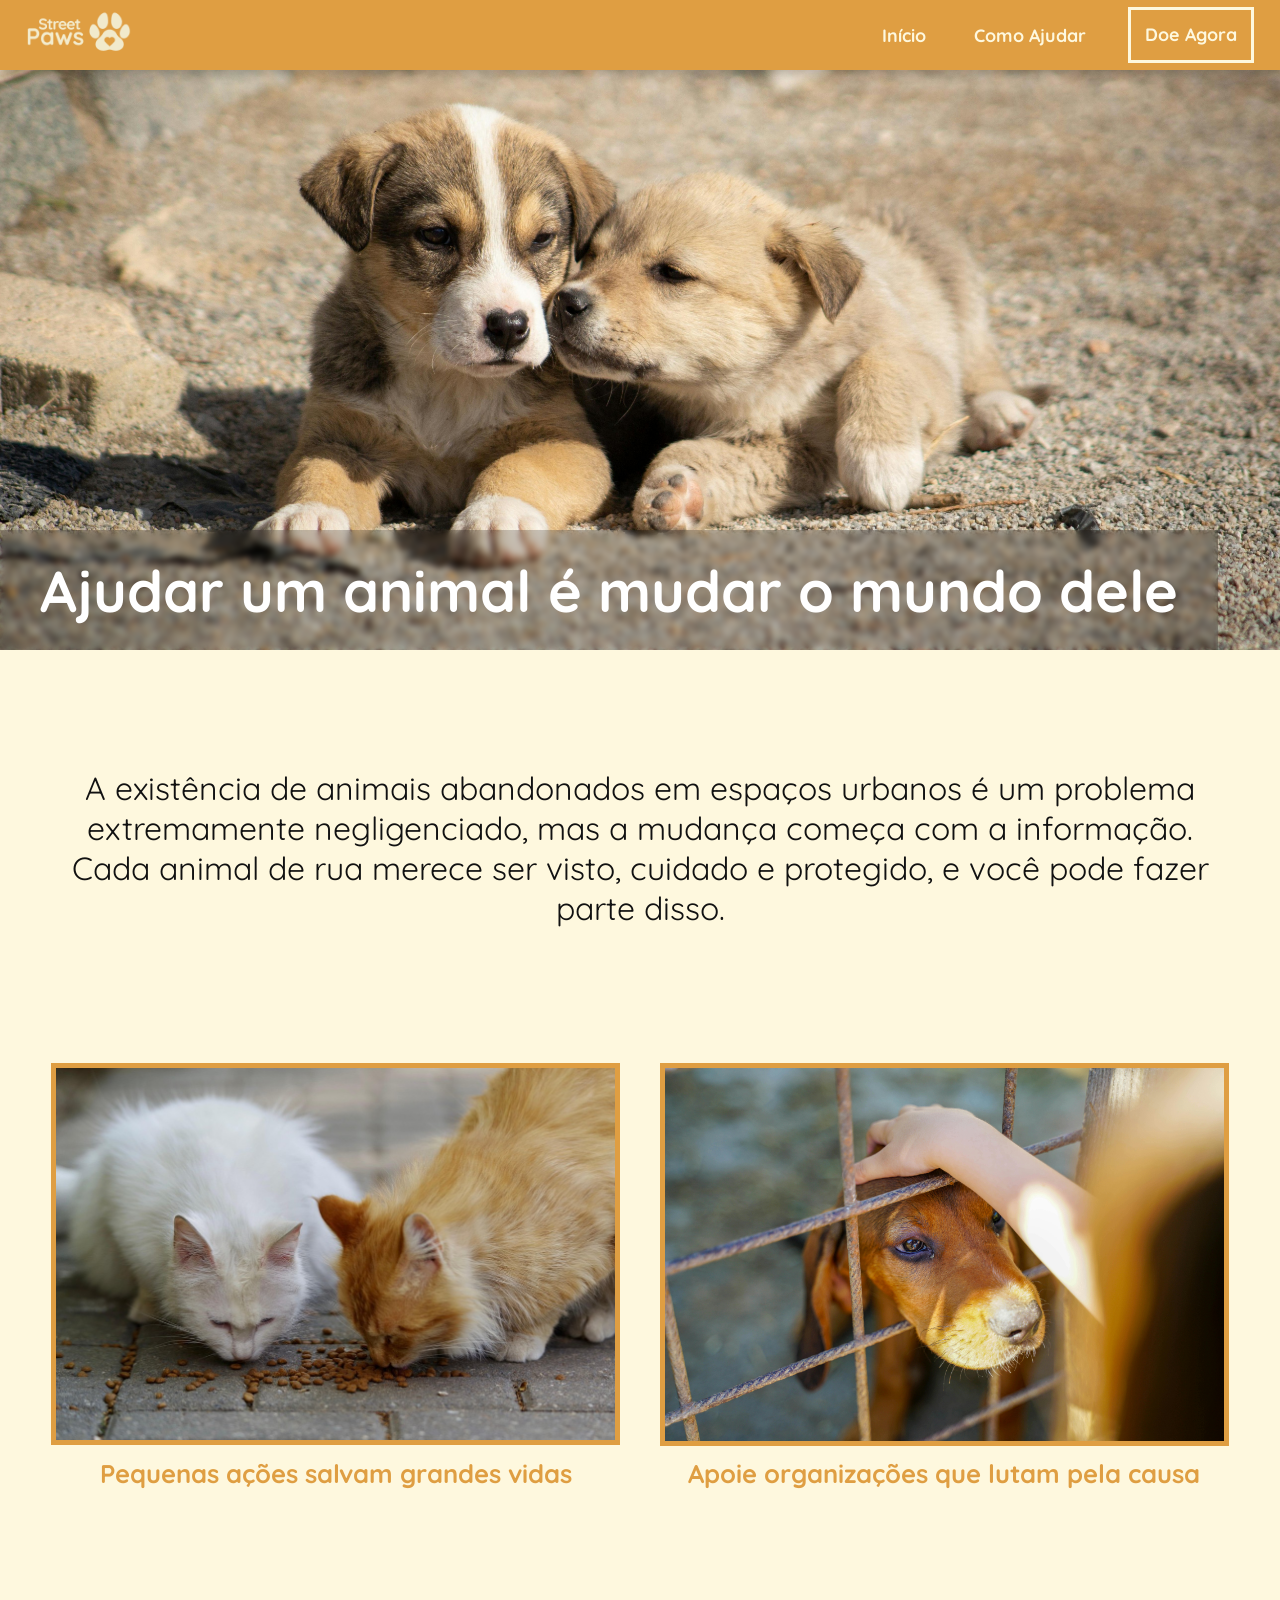
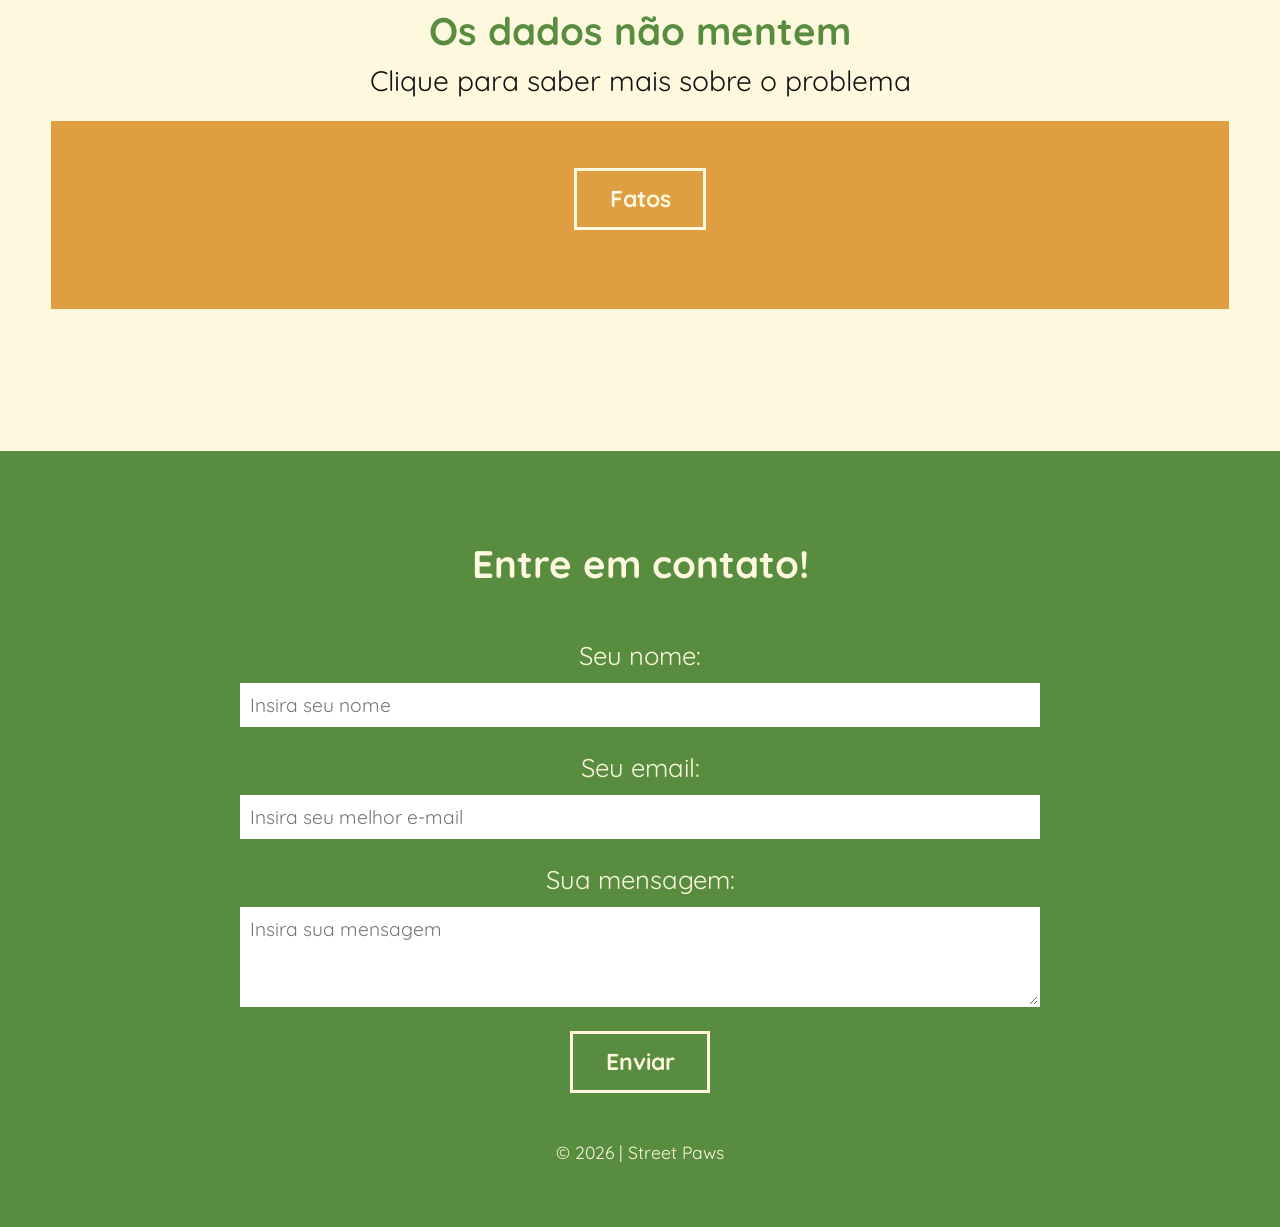
<file: index.html>
<!doctype html>
<html lang="pt-BR">
  <head>
    <meta charset="utf-8" />
    <meta name="viewport" content="width=device-width, initial-scale=1" />
    <title>Street Paws | Apoio aos animais de rua</title>
    <meta
      name="description"
      content="Conheça a causa dos animais em situação de rua, veja formas de ajudar e apoie organizações que trabalham pela proteção animal."
    />
    <meta
      property="og:title"
      content="Street Paws | Apoio aos animais de rua"
    />
    <meta
      property="og:description"
      content="Informação, cuidado e apoio para transformar a vida de animais abandonados."
    />
    <meta property="og:type" content="website" />
    <meta property="og:image" content="assets/images/hero-image.jpg" />
    <link rel="preconnect" href="https://fonts.googleapis.com" />
    <link rel="preconnect" href="https://fonts.gstatic.com" crossorigin />
    <link
      href="https://fonts.googleapis.com/css2?family=Anta&family=Quicksand:wght@300..700&display=swap"
      rel="stylesheet"
    />
    <link href="css/main.css" rel="stylesheet" />
    <script src="script.js" defer></script>
  </head>

  <body>
    <header class="header">
      <nav class="navbar" aria-label="Navegação principal">
        <a class="navbar__logo" href="#home" aria-label="Street Paws - início">
          <img
            class="site-logo"
            src="assets/images/logo2.png"
            alt="Street Paws"
            width="1920"
            height="1280"
            decoding="async"
          />
        </a>
        <button
          class="navbar__button"
          id="navbar__button"
          aria-label="Menu de Navegação"
          aria-expanded="false"
        >
          <span class="navbar__button-bar"></span>
          <span class="navbar__button-bar"></span>
          <span class="navbar__button-bar"></span>
        </button>
        <ul class="navbar__list" id="navbar__list">
          <li>
            <a class="navbar__link" href="#home" aria-current="page">Início</a>
          </li>
          <li>
            <a class="navbar__link" href="pages/help.html">Como Ajudar</a>
          </li>
          <li>
            <a class="button button--nav" href="pages/donations.html"
              >Doe Agora</a
            >
          </li>
        </ul>
      </nav>

      <section id="home" class="hero hero--home" aria-labelledby="home-title">
        <img
          class="hero__image hero__image--full"
          src="assets/images/hero-image.jpg"
          alt="Dois cachorros filhotes deitados em uma rua empoeirada"
          width="4997"
          height="2277"
          loading="eager"
          fetchpriority="high"
          decoding="async"
        />
        <div class="hero__content hero__content--overlay">
          <h1 id="home-title">Ajudar um animal é mudar o mundo dele</h1>
        </div>
      </section>
    </header>

    <main class="page-main">
      <section class="intro-section" aria-labelledby="intro-title">
        <h2 id="intro-title" class="visually-hidden">Sobre a causa</h2>
        <p class="intro-section__text">
          A existência de animais abandonados em espaços urbanos é um problema
          extremamente negligenciado, mas a mudança começa com a informação.
          Cada animal de rua merece ser visto, cuidado e protegido, e você pode
          fazer parte disso.
        </p>
      </section>

      <section
        class="grid grid--cards"
        aria-label="Principais formas de ajudar"
      >
        <article class="card">
          <a class="card__link" href="pages/help.html">
            <img
              class="card__image"
              src="assets/images/cats.jpg"
              alt="Dois gatinhos comendo ração do chão"
              width="1127"
              height="751"
              loading="lazy"
              decoding="async"
            />
            <h2 class="card__title">Pequenas ações salvam grandes vidas</h2>
          </a>
        </article>

        <article class="card">
          <a class="card__link" href="pages/donations.html">
            <img
              class="card__image"
              src="assets/images/dog.jpg"
              alt="Cachorro em um abrigo sendo acariciado"
              width="7952"
              height="5304"
              loading="lazy"
              decoding="async"
            />
            <h2 class="card__title">Apoie organizações que lutam pela causa</h2>
          </a>
        </article>
      </section>

      <section class="facts-section" aria-labelledby="facts-title">
        <h2 id="facts-title" class="section-heading">Os dados não mentem</h2>
        <p class="section-subtitle">Clique para saber mais sobre o problema</p>
        <div class="fact-panel">
          <button id="fact-button" class="button button--fact" type="button">
            Fatos
          </button>
          <p id="fact" class="fact-panel__text" aria-live="polite"></p>
        </div>
      </section>
    </main>

    <footer class="footer" aria-labelledby="contact-title">
      <h2 id="contact-title" class="footer__title">Entre em contato!</h2>
      <form class="contact-form">
        <fieldset>
          <legend class="visually-hidden">Formulário de contato</legend>

          <div class="form-field">
            <label class="form-field__label" for="contact-name"
              >Seu nome:</label
            >
            <input
              id="contact-name"
              class="form-field__control"
              type="text"
              name="name"
              placeholder="Insira seu nome"
              autocomplete="name"
              required
            />
          </div>

          <div class="form-field">
            <label class="form-field__label" for="contact-email"
              >Seu email:</label
            >
            <input
              id="contact-email"
              class="form-field__control"
              type="email"
              name="email"
              placeholder="Insira seu melhor e-mail"
              autocomplete="email"
              required
            />
          </div>

          <div class="form-field">
            <label class="form-field__label" for="contact-message">
              Sua mensagem:
            </label>
            <textarea
              id="contact-message"
              class="form-field__control form-field__control--textarea"
              name="message"
              placeholder="Insira sua mensagem"
              required
            ></textarea>
          </div>

          <button class="button button--send" type="button">Enviar</button>
        </fieldset>
      </form>
      <p class="footer__copy">&copy; 2026 | Street Paws</p>
    </footer>
  </body>
</html>
</file>
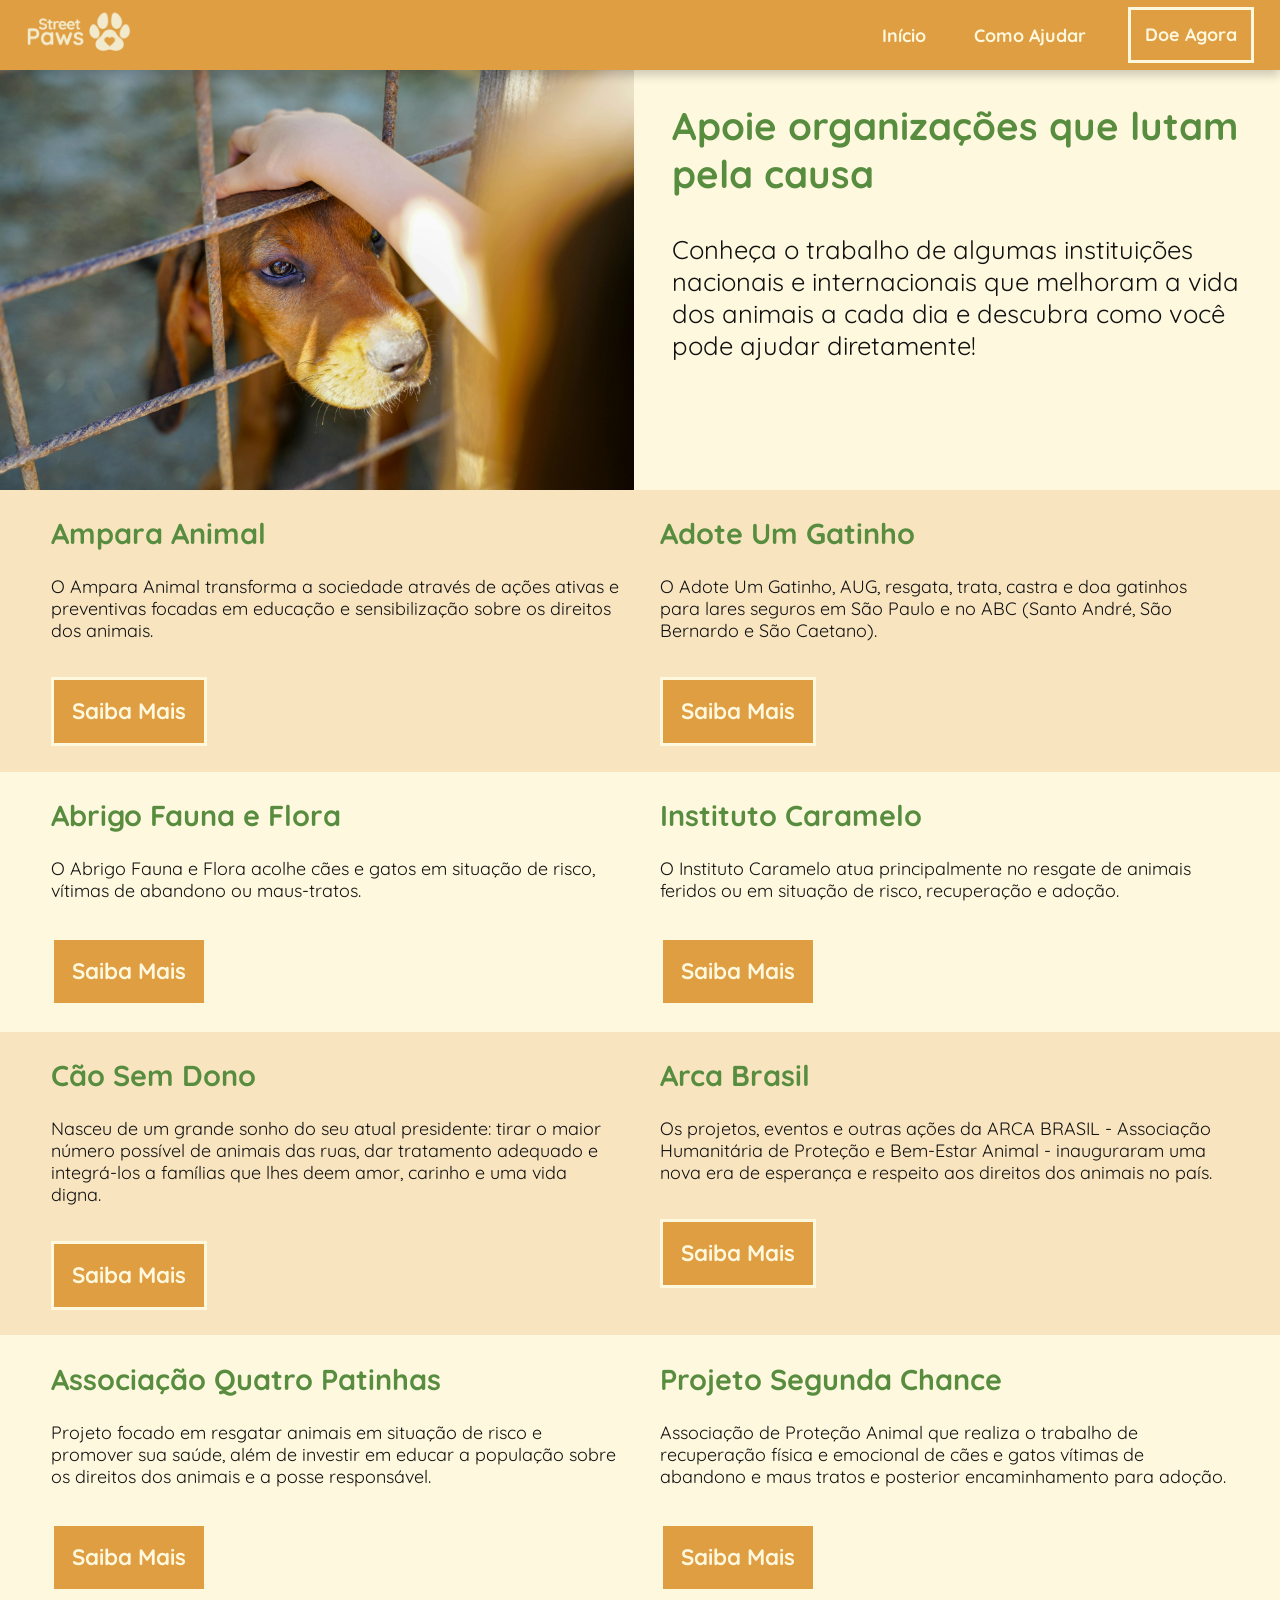
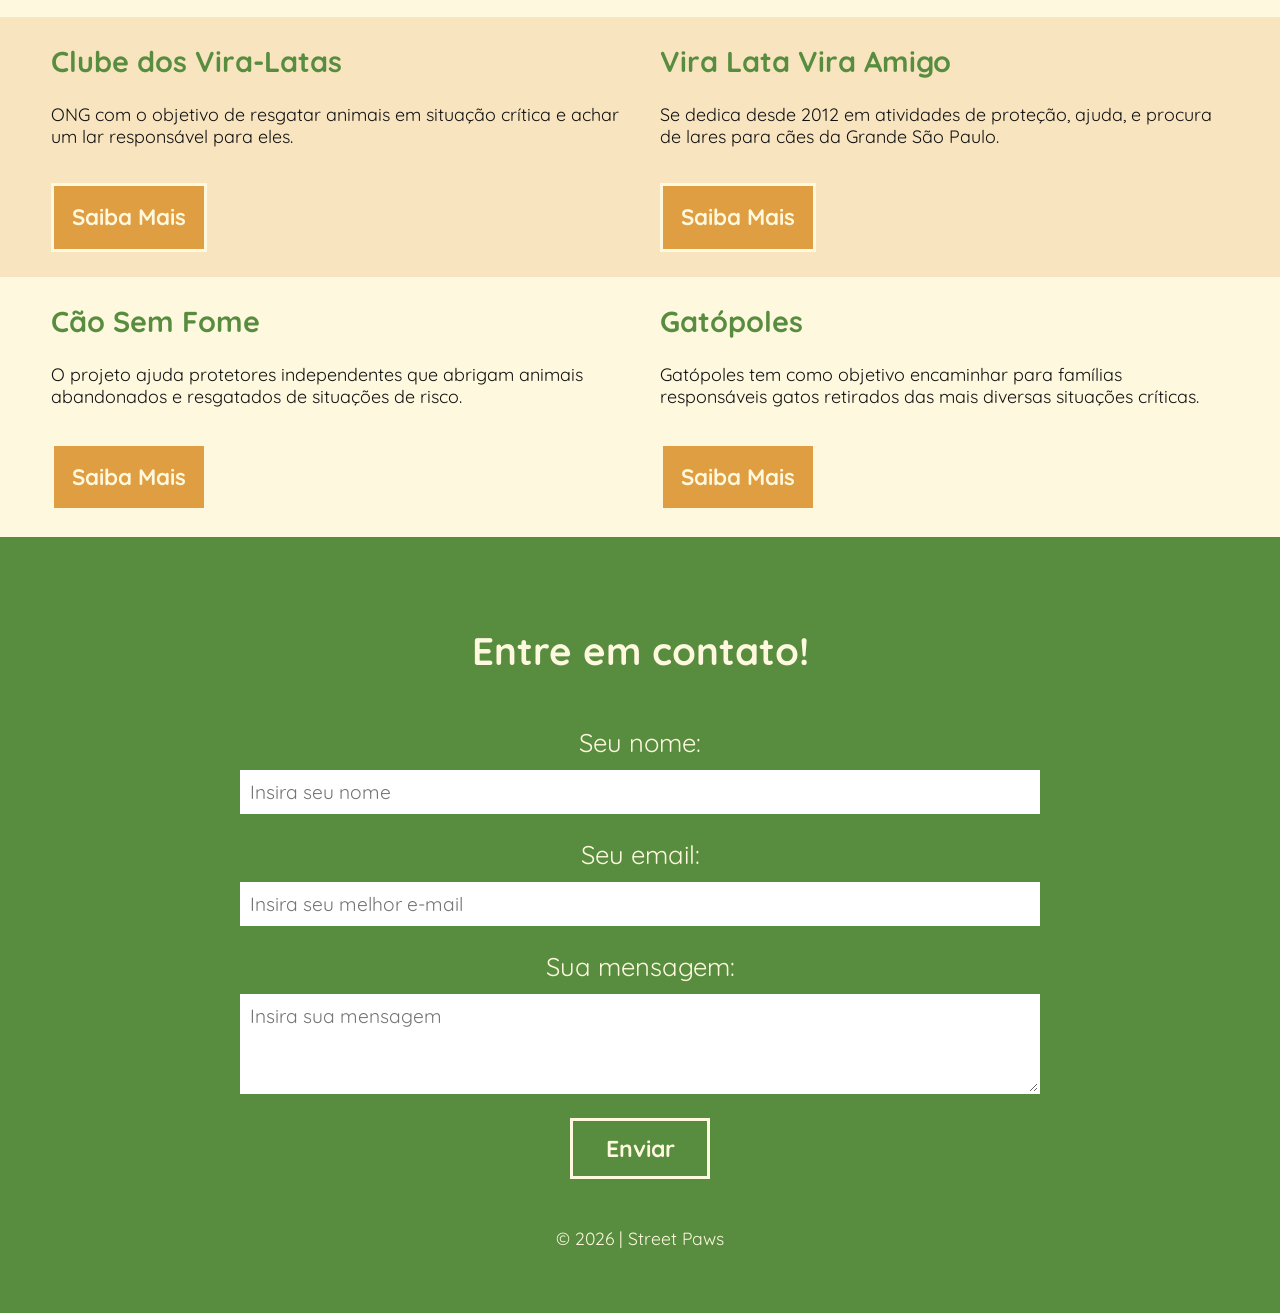
<file: pages/donations.html>
<!doctype html>
<html lang="pt-BR">
  <head>
    <meta charset="utf-8" />
    <meta name="viewport" content="width=device-width, initial-scale=1" />
    <title>Doações | Street Paws</title>
    <meta
      name="description"
      content="Conheça organizações de proteção animal e veja onde apoiar projetos que resgatam, tratam e acolhem cães e gatos."
    />
    <meta property="og:title" content="Doações | Street Paws" />
    <meta
      property="og:description"
      content="Apoie organizações que atuam no cuidado e na proteção de animais."
    />
    <meta property="og:type" content="website" />
    <meta property="og:image" content="../assets/images/dog.jpg" />
    <link rel="preconnect" href="https://fonts.googleapis.com" />
    <link rel="preconnect" href="https://fonts.gstatic.com" crossorigin />
    <link
      href="https://fonts.googleapis.com/css2?family=Anta&family=Quicksand:wght@300..700&display=swap"
      rel="stylesheet"
    />
    <link href="../css/main.css" rel="stylesheet" />
    <script src="../script.js" defer></script>
  </head>

  <body>
    <header class="header">
      <nav class="navbar" aria-label="Navegação principal">
        <a
          class="navbar__logo"
          href="../index.html"
          aria-label="Street Paws - início"
        >
          <img
            class="site-logo"
            src="../assets/images/logo2.png"
            alt="Street Paws"
            width="1920"
            height="1280"
            decoding="async"
          />
        </a>
        <button
          class="navbar__button"
          id="navbar__button"
          aria-label="Menu de Navegação"
          aria-expanded="false"
        >
          <span class="navbar__button-bar"></span>
          <span class="navbar__button-bar"></span>
          <span class="navbar__button-bar"></span>
        </button>
        <ul class="navbar__list" id="navbar__list">
          <li>
            <a class="navbar__link" href="../index.html">Início</a>
          </li>
          <li>
            <a class="navbar__link" href="help.html">Como Ajudar</a>
          </li>
          <li>
            <a class="button button--nav" href="#donations" aria-current="page">
              Doe Agora
            </a>
          </li>
        </ul>
      </nav>

      <section
        id="donations"
        class="hero hero--split"
        aria-labelledby="donations-title"
      >
        <img
          class="hero__image hero__image--split"
          src="../assets/images/dog.jpg"
          alt="Cachorro em um abrigo sendo acariciado"
          width="7952"
          height="5304"
          loading="eager"
          decoding="async"
        />
        <div class="hero__content hero__content--split">
          <h1 id="donations-title">Apoie organizações que lutam pela causa</h1>
          <p>
            Conheça o trabalho de algumas instituições nacionais e
            internacionais que melhoram a vida dos animais a cada dia e descubra
            como você pode ajudar diretamente!
          </p>
        </div>
      </section>
    </header>

    <main aria-label="Organizações para apoiar">
      <section class="band band--alt grid grid--orgs">
        <article class="org-card">
          <h2 class="org-card__title">Ampara Animal</h2>
          <p class="org-card__text">
            O Ampara Animal transforma a sociedade através de ações ativas e
            preventivas focadas em educação e sensibilização sobre os direitos
            dos animais.
          </p>
          <a
            class="button button--external"
            href="https://institutoamparanimal.org.br/doacao/"
          >
            Saiba Mais
          </a>
        </article>

        <article class="org-card">
          <h2 class="org-card__title">Adote Um Gatinho</h2>
          <p class="org-card__text">
            O Adote Um Gatinho, AUG, resgata, trata, castra e doa gatinhos para
            lares seguros em São Paulo e no ABC (Santo André, São Bernardo e São
            Caetano).
          </p>
          <a
            class="button button--external"
            href="https://adoteumgatinho.org.br/quero-ajudar-a-aug"
          >
            Saiba Mais
          </a>
        </article>
      </section>

      <section class="band grid grid--orgs">
        <article class="org-card">
          <h2 class="org-card__title">Abrigo Fauna e Flora</h2>
          <p class="org-card__text">
            O Abrigo Fauna e Flora acolhe cães e gatos em situação de risco,
            vítimas de abandono ou maus-tratos.
          </p>
          <a
            class="button button--external"
            href="https://www.abrigofloraefauna.org.br/como-ajudar"
          >
            Saiba Mais
          </a>
        </article>

        <article class="org-card">
          <h2 class="org-card__title">Instituto Caramelo</h2>
          <p class="org-card__text">
            O Instituto Caramelo atua principalmente no resgate de animais
            feridos ou em situação de risco, recuperação e adoção.
          </p>
          <a
            class="button button--external"
            href="https://institutocaramelo.org/doe"
          >
            Saiba Mais
          </a>
        </article>
      </section>

      <section class="band band--alt grid grid--orgs">
        <article class="org-card">
          <h2 class="org-card__title">Cão Sem Dono</h2>
          <p class="org-card__text">
            Nasceu de um grande sonho do seu atual presidente: tirar o maior
            número possível de animais das ruas, dar tratamento adequado e
            integrá-los a famílias que lhes deem amor, carinho e uma vida digna.
          </p>
          <a
            class="button button--external"
            href="https://www.caosemdono.com.br/doacoes"
          >
            Saiba Mais
          </a>
        </article>

        <article class="org-card">
          <h2 class="org-card__title">Arca Brasil</h2>
          <p class="org-card__text">
            Os projetos, eventos e outras ações da ARCA BRASIL - Associação
            Humanitária de Proteção e Bem-Estar Animal - inauguraram uma nova
            era de esperança e respeito aos direitos dos animais no país.
          </p>
          <a
            class="button button--external"
            href="https://arcabrasil.org.br/doar/"
          >
            Saiba Mais
          </a>
        </article>
      </section>

      <section class="band grid grid--orgs">
        <article class="org-card">
          <h2 class="org-card__title">Associação Quatro Patinhas</h2>
          <p class="org-card__text">
            Projeto focado em resgatar animais em situação de risco e promover
            sua saúde, além de investir em educar a população sobre os direitos
            dos animais e a posse responsável.
          </p>
          <a
            class="button button--external"
            href="https://quatropatinhas.com.br/4P/quero-ajudar/"
          >
            Saiba Mais
          </a>
        </article>

        <article class="org-card">
          <h2 class="org-card__title">Projeto Segunda Chance</h2>
          <p class="org-card__text">
            Associação de Proteção Animal que realiza o trabalho de recuperação
            física e emocional de cães e gatos vítimas de abandono e maus tratos
            e posterior encaminhamento para adoção.
          </p>
          <a
            class="button button--external"
            href="https://projetosegundachance.org.br/doe"
          >
            Saiba Mais
          </a>
        </article>
      </section>

      <section class="band band--alt grid grid--orgs">
        <article class="org-card">
          <h2 class="org-card__title">Clube dos Vira-Latas</h2>
          <p class="org-card__text">
            ONG com o objetivo de resgatar animais em situação crítica e achar
            um lar responsável para eles.
          </p>
          <a
            class="button button--external"
            href="https://clubedosviralatas.org.br/como-ajudar"
          >
            Saiba Mais
          </a>
        </article>

        <article class="org-card">
          <h2 class="org-card__title">Vira Lata Vira Amigo</h2>
          <p class="org-card__text">
            Se dedica desde 2012 em atividades de proteção, ajuda, e procura de
            lares para cães da Grande São Paulo.
          </p>
          <a
            class="button button--external"
            href="https://viralataviraamigo.org.br/#doacao"
          >
            Saiba Mais
          </a>
        </article>
      </section>

      <section class="band grid grid--orgs">
        <article class="org-card">
          <h2 class="org-card__title">Cão Sem Fome</h2>
          <p class="org-card__text">
            O projeto ajuda protetores independentes que abrigam animais
            abandonados e resgatados de situações de risco.
          </p>
          <a
            class="button button--external"
            href="https://projetocaosemfome.com/apadrinhamento/"
          >
            Saiba Mais
          </a>
        </article>

        <article class="org-card">
          <h2 class="org-card__title">Gatópoles</h2>
          <p class="org-card__text">
            Gatópoles tem como objetivo encaminhar para famílias responsáveis
            gatos retirados das mais diversas situações críticas.
          </p>
          <a
            class="button button--external"
            href="https://gatopoles.com.br/doacoes.php"
          >
            Saiba Mais
          </a>
        </article>
      </section>
    </main>

    <footer class="footer" aria-labelledby="contact-title">
      <h2 id="contact-title" class="footer__title">Entre em contato!</h2>
      <form class="contact-form">
        <fieldset>
          <legend class="visually-hidden">Formulário de contato</legend>

          <div class="form-field">
            <label class="form-field__label" for="contact-name"
              >Seu nome:</label
            >
            <input
              id="contact-name"
              class="form-field__control"
              type="text"
              name="name"
              placeholder="Insira seu nome"
              autocomplete="name"
              required
            />
          </div>

          <div class="form-field">
            <label class="form-field__label" for="contact-email"
              >Seu email:</label
            >
            <input
              id="contact-email"
              class="form-field__control"
              type="email"
              name="email"
              placeholder="Insira seu melhor e-mail"
              autocomplete="email"
              required
            />
          </div>

          <div class="form-field">
            <label class="form-field__label" for="contact-message">
              Sua mensagem:
            </label>
            <textarea
              id="contact-message"
              class="form-field__control form-field__control--textarea"
              name="message"
              placeholder="Insira sua mensagem"
              required
            ></textarea>
          </div>

          <button class="button button--send" type="button">Enviar</button>
        </fieldset>
      </form>
      <p class="footer__copy">&copy; 2026 | Street Paws</p>
    </footer>
  </body>
</html>
</file>
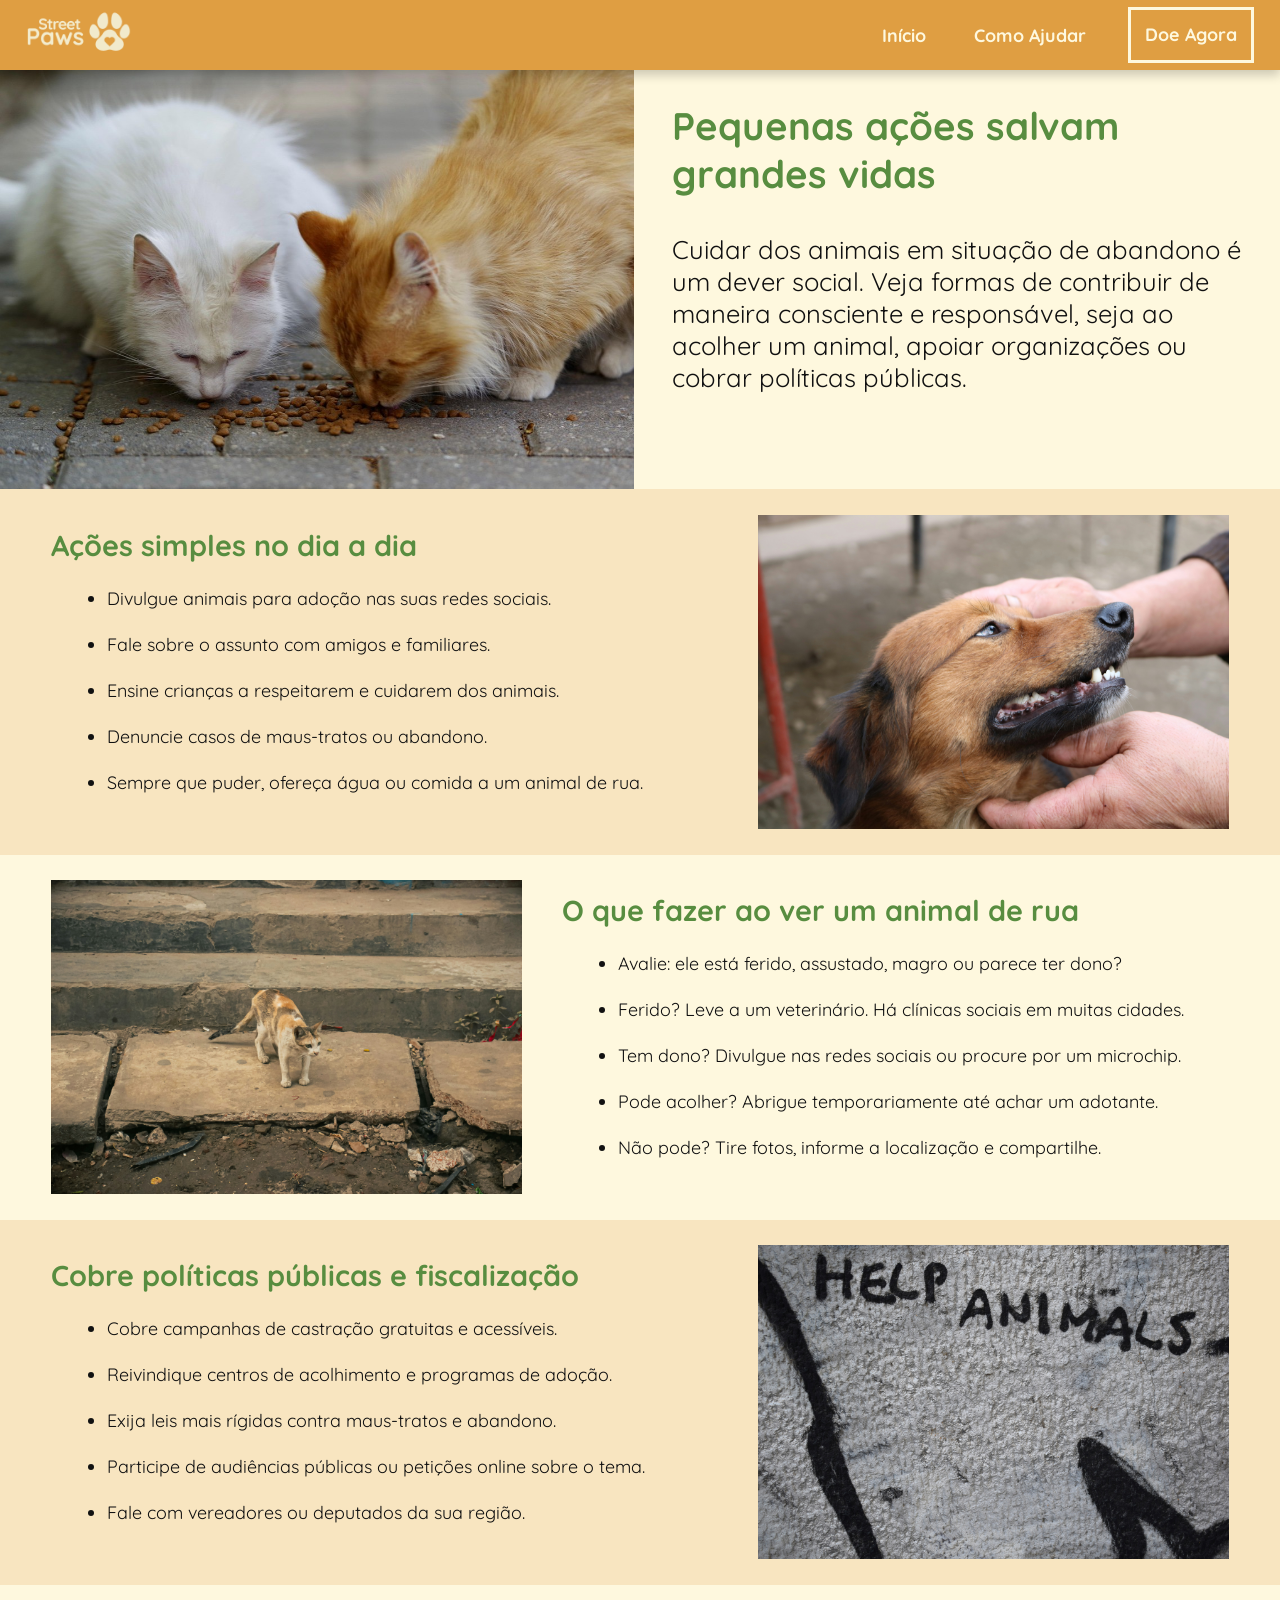
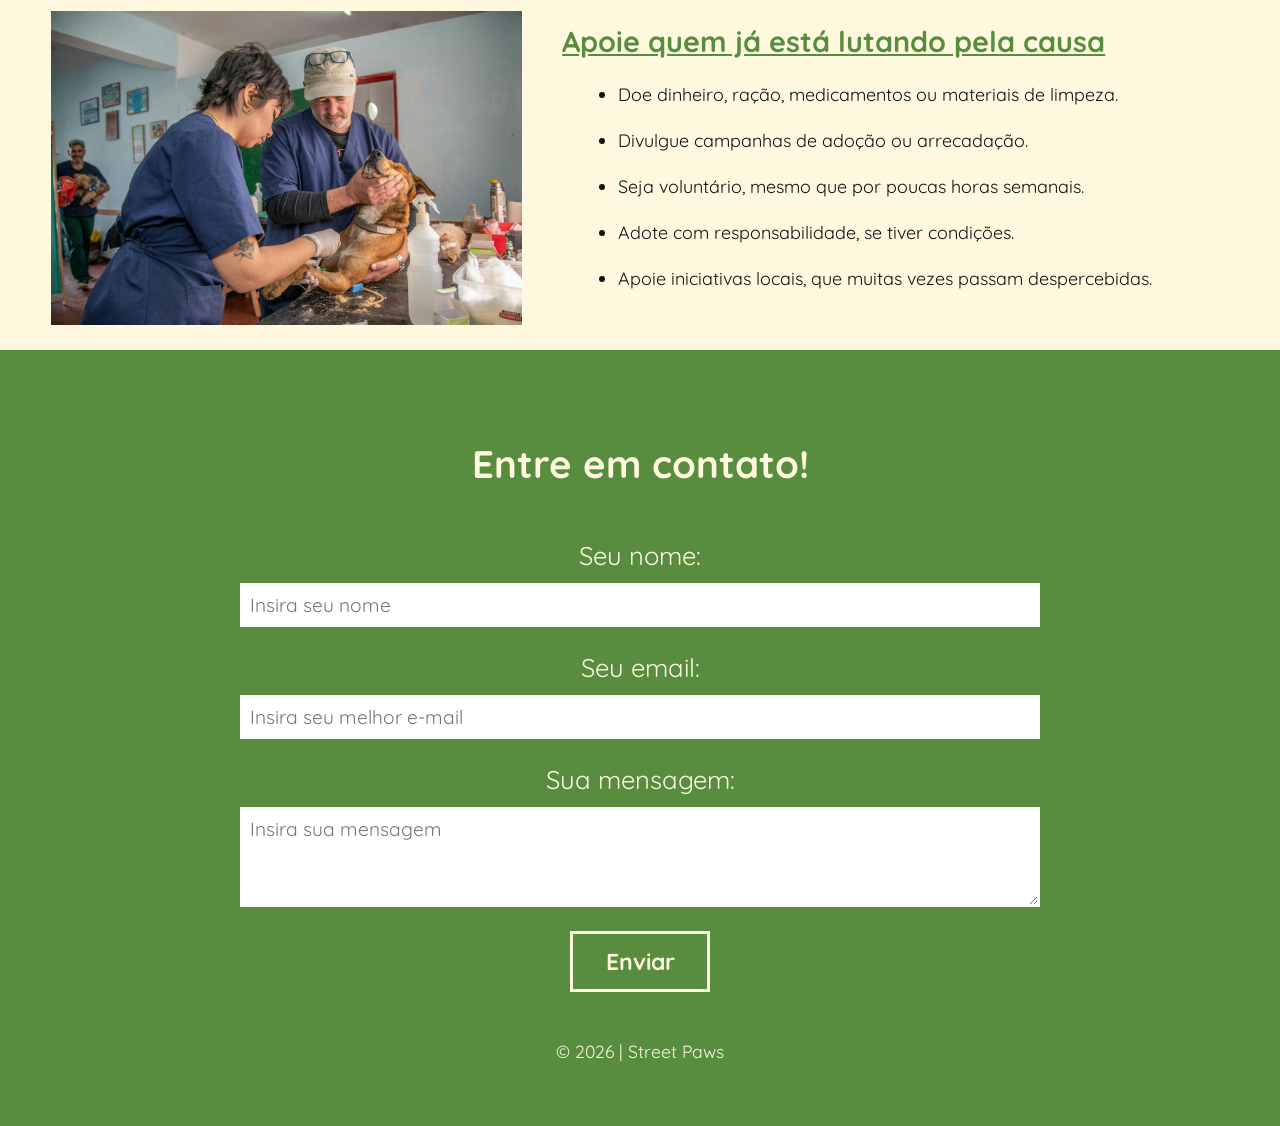
<file: pages/help.html>
<!doctype html>
<html lang="pt-BR">
  <head>
    <meta charset="utf-8" />
    <meta name="viewport" content="width=device-width, initial-scale=1" />
    <title>Como Ajudar | Street Paws</title>
    <meta
      name="description"
      content="Veja ações práticas para ajudar animais em situação de rua, denunciar maus-tratos, apoiar adoções e cobrar políticas públicas."
    />
    <meta property="og:title" content="Como Ajudar | Street Paws" />
    <meta
      property="og:description"
      content="Formas conscientes e responsáveis de contribuir com a proteção animal."
    />
    <meta property="og:type" content="website" />
    <meta property="og:image" content="../assets/images/cats.jpg" />
    <link rel="preconnect" href="https://fonts.googleapis.com" />
    <link rel="preconnect" href="https://fonts.gstatic.com" crossorigin />
    <link
      href="https://fonts.googleapis.com/css2?family=Anta&family=Quicksand:wght@300..700&display=swap"
      rel="stylesheet"
    />
    <link href="../css/main.css" rel="stylesheet" />
    <script src="../script.js" defer></script>
  </head>

  <body>
    <header class="header">
      <nav class="navbar" aria-label="Navegação principal">
        <a
          class="navbar__logo"
          href="../index.html"
          aria-label="Street Paws - início"
        >
          <img
            class="site-logo"
            src="../assets/images/logo2.png"
            alt="Street Paws"
            width="1920"
            height="1280"
            decoding="async"
          />
        </a>
        <button
          class="navbar__button"
          id="navbar__button"
          aria-label="Menu de Navegação"
          aria-expanded="false"
        >
          <span class="navbar__button-bar"></span>
          <span class="navbar__button-bar"></span>
          <span class="navbar__button-bar"></span>
        </button>
        <ul class="navbar__list" id="navbar__list">
          <li>
            <a class="navbar__link" href="../index.html">Início</a>
          </li>
          <li>
            <a class="navbar__link" href="#help" aria-current="page"
              >Como Ajudar</a
            >
          </li>
          <li>
            <a class="button button--nav" href="donations.html">Doe Agora</a>
          </li>
        </ul>
      </nav>

      <section id="help" class="hero hero--split" aria-labelledby="help-title">
        <img
          class="hero__image hero__image--split"
          src="../assets/images/cats.jpg"
          alt="Dois gatinhos comendo ração do chão"
          width="1127"
          height="751"
          loading="eager"
          decoding="async"
        />
        <div class="hero__content hero__content--split">
          <h1 id="help-title">Pequenas ações salvam grandes vidas</h1>
          <p>
            Cuidar dos animais em situação de abandono é um dever social. Veja
            formas de contribuir de maneira consciente e responsável, seja ao
            acolher um animal, apoiar organizações ou cobrar políticas públicas.
          </p>
        </div>
      </section>
    </header>

    <main>
      <section
        class="band band--alt band--split"
        aria-labelledby="daily-actions-title"
      >
        <div class="band__content">
          <h2 id="daily-actions-title" class="band__title">
            Ações simples no dia a dia
          </h2>
          <ul class="feature-list">
            <li>Divulgue animais para adoção nas suas redes sociais.</li>
            <li>Fale sobre o assunto com amigos e familiares.</li>
            <li>Ensine crianças a respeitarem e cuidarem dos animais.</li>
            <li>Denuncie casos de maus-tratos ou abandono.</li>
            <li>
              Sempre que puder, ofereça água ou comida a um animal de rua.
            </li>
          </ul>
        </div>
        <img
          class="band__image"
          src="../assets/images/topic1.jpg"
          alt="Pessoa acariciando um cachorro"
          width="6000"
          height="4000"
          loading="lazy"
          decoding="async"
        />
      </section>

      <section
        class="band band--split band--image-first"
        aria-labelledby="street-animal-title"
      >
        <img
          class="band__image"
          src="../assets/images/topic2.jpg"
          alt="Gatinho abandonado em uma rua suja"
          width="5184"
          height="3456"
          loading="lazy"
          decoding="async"
        />
        <div class="band__content">
          <h2 id="street-animal-title" class="band__title">
            O que fazer ao ver um animal de rua
          </h2>
          <ul class="feature-list">
            <li>
              Avalie: ele está ferido, assustado, magro ou parece ter dono?
            </li>
            <li>
              Ferido? Leve a um veterinário. Há clínicas sociais em muitas
              cidades.
            </li>
            <li>
              Tem dono? Divulgue nas redes sociais ou procure por um microchip.
            </li>
            <li>
              Pode acolher? Abrigue temporariamente até achar um adotante.
            </li>
            <li>Não pode? Tire fotos, informe a localização e compartilhe.</li>
          </ul>
        </div>
      </section>

      <section
        class="band band--alt band--split"
        aria-labelledby="public-policy-title"
      >
        <div class="band__content">
          <h2 id="public-policy-title" class="band__title">
            Cobre políticas públicas e fiscalização
          </h2>
          <ul class="feature-list">
            <li>Cobre campanhas de castração gratuitas e acessíveis.</li>
            <li>Reivindique centros de acolhimento e programas de adoção.</li>
            <li>Exija leis mais rígidas contra maus-tratos e abandono.</li>
            <li>
              Participe de audiências públicas ou petições online sobre o tema.
            </li>
            <li>Fale com vereadores ou deputados da sua região.</li>
          </ul>
        </div>
        <img
          class="band__image"
          src="../assets/images/topic3.jpg"
          alt="Pixação em uma parede cinza"
          width="6000"
          height="4000"
          loading="lazy"
          decoding="async"
        />
      </section>

      <section
        class="band band--split band--image-first"
        aria-labelledby="support-title"
      >
        <img
          class="band__image"
          src="../assets/images/topic4.jpg"
          alt="Profissionais da saúde cuidando de um cachorro"
          width="5392"
          height="3588"
          loading="lazy"
          decoding="async"
        />
        <div class="band__content">
          <h2 id="support-title" class="band__title">
            <a class="donations-link" href="donations.html">
              Apoie quem já está lutando pela causa
            </a>
          </h2>
          <ul class="feature-list">
            <li>Doe dinheiro, ração, medicamentos ou materiais de limpeza.</li>
            <li>Divulgue campanhas de adoção ou arrecadação.</li>
            <li>Seja voluntário, mesmo que por poucas horas semanais.</li>
            <li>Adote com responsabilidade, se tiver condições.</li>
            <li>
              Apoie iniciativas locais, que muitas vezes passam despercebidas.
            </li>
          </ul>
        </div>
      </section>
    </main>

    <footer class="footer" aria-labelledby="contact-title">
      <h2 id="contact-title" class="footer__title">Entre em contato!</h2>
      <form class="contact-form">
        <fieldset>
          <legend class="visually-hidden">Formulário de contato</legend>

          <div class="form-field">
            <label class="form-field__label" for="contact-name"
              >Seu nome:</label
            >
            <input
              id="contact-name"
              class="form-field__control"
              type="text"
              name="name"
              placeholder="Insira seu nome"
              autocomplete="name"
              required
            />
          </div>

          <div class="form-field">
            <label class="form-field__label" for="contact-email"
              >Seu email:</label
            >
            <input
              id="contact-email"
              class="form-field__control"
              type="email"
              name="email"
              placeholder="Insira seu melhor e-mail"
              autocomplete="email"
              required
            />
          </div>

          <div class="form-field">
            <label class="form-field__label" for="contact-message">
              Sua mensagem:
            </label>
            <textarea
              id="contact-message"
              class="form-field__control form-field__control--textarea"
              name="message"
              placeholder="Insira sua mensagem"
              required
            ></textarea>
          </div>

          <button class="button button--send" type="button">Enviar</button>
        </fieldset>
      </form>
      <p class="footer__copy">&copy; 2026 | Street Paws</p>
    </footer>
  </body>
</html>
</file>
<file: css/main.css>
@import url("./base.css");
@import url("./components.css");
@import url("./layout.css");
@import url("./pages.css");
@import url("./queries.css");
</file>
